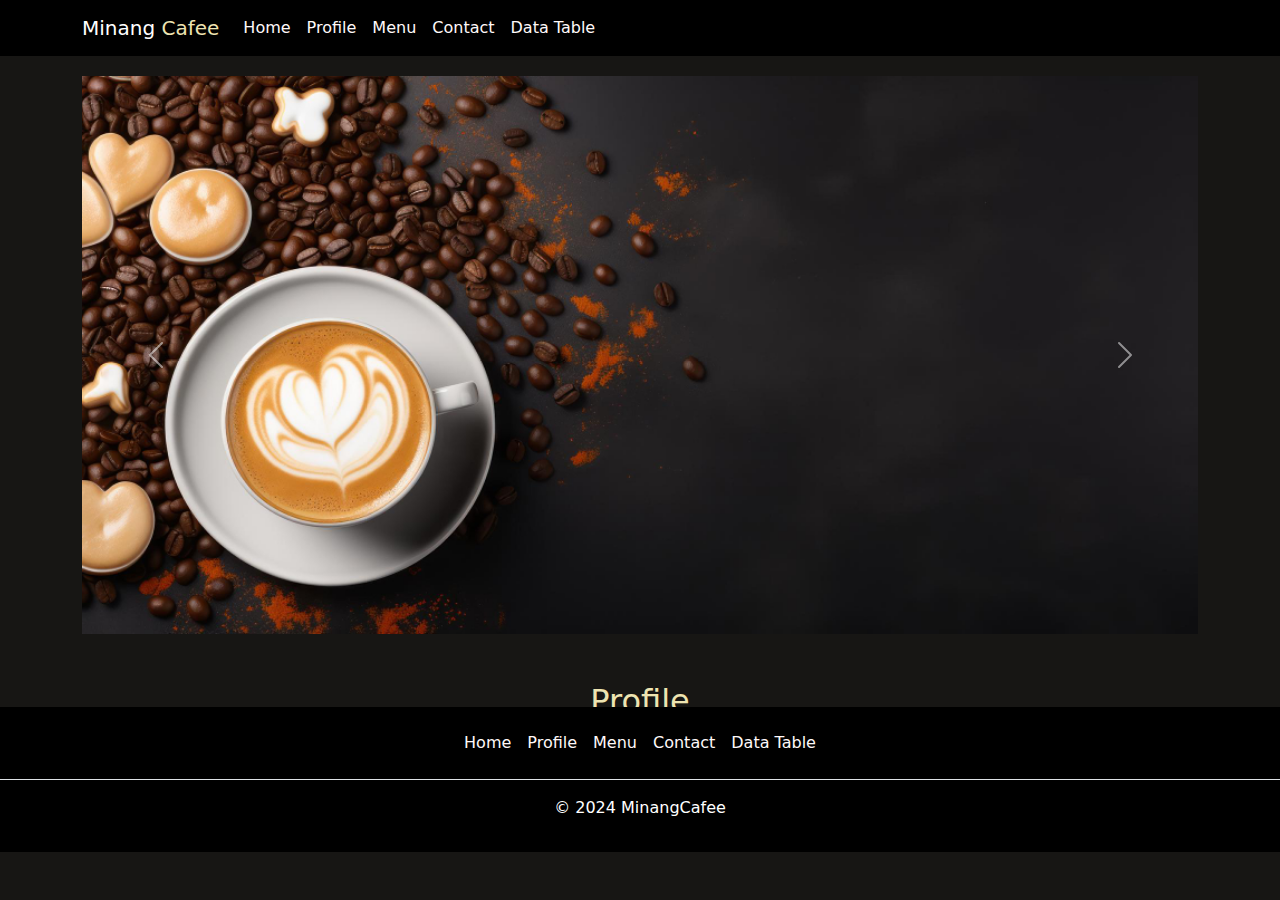
<file: index.html>
<!DOCTYPE html>
<html lang="en">

<head>
    <meta charset="UTF-8">
    <meta name="viewport" content="width=device-width, initial-scale=1.0">
    <title>Tugas 6</title>
</head>
<frameset rows="8.5%,*,21.5%" cols="100%" frameborder="no">
    <frame src="header.html" scroling="no">
        <!-- <frame src="navbar.html" scrolling="no"> -->
        <frameset>
            <!-- <frame src="tables.html" noresize="yes"> -->
            <frame src="main.html" name="main">
                <!-- <frame src="right.html" noresize="yes"> -->
        </frameset>
        <frameset frameborder="no">
            <frame src="footer.html" scroling="no">
        </frameset>
</frameset>

</html>
</file>
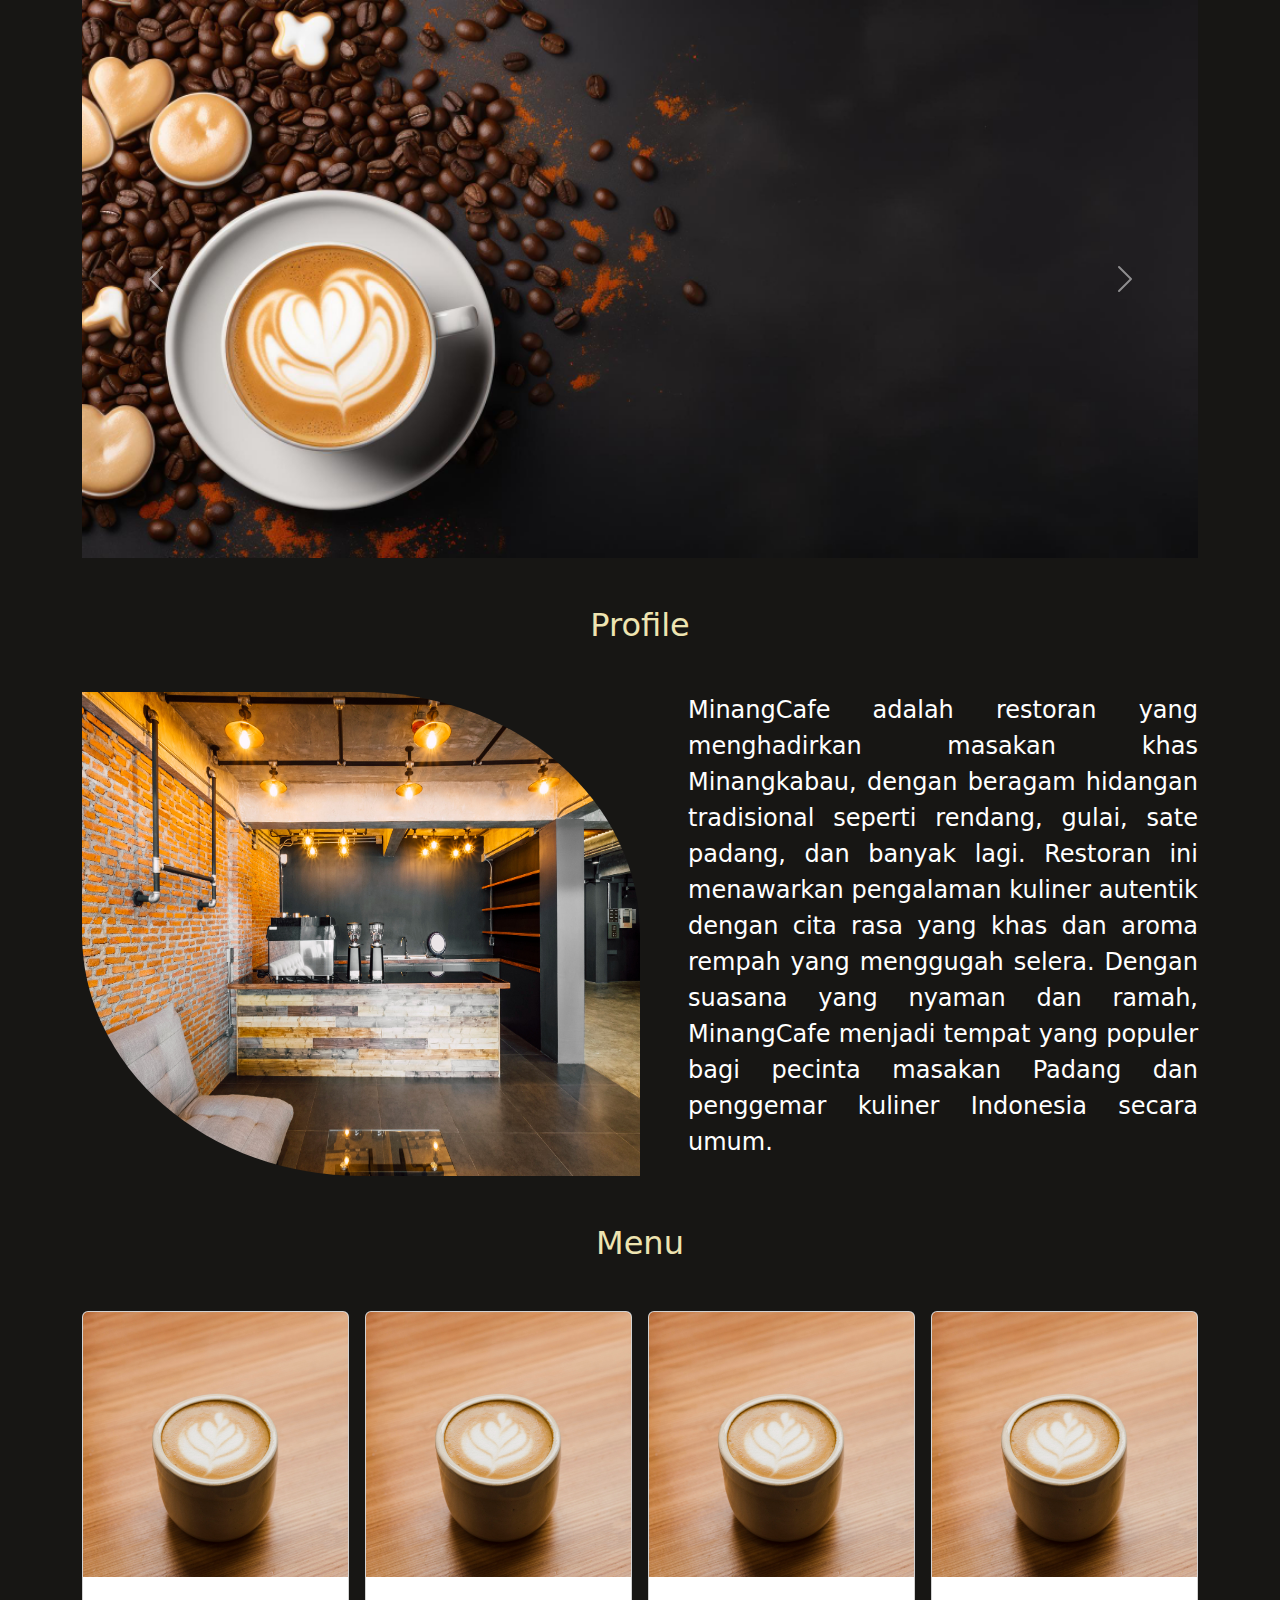
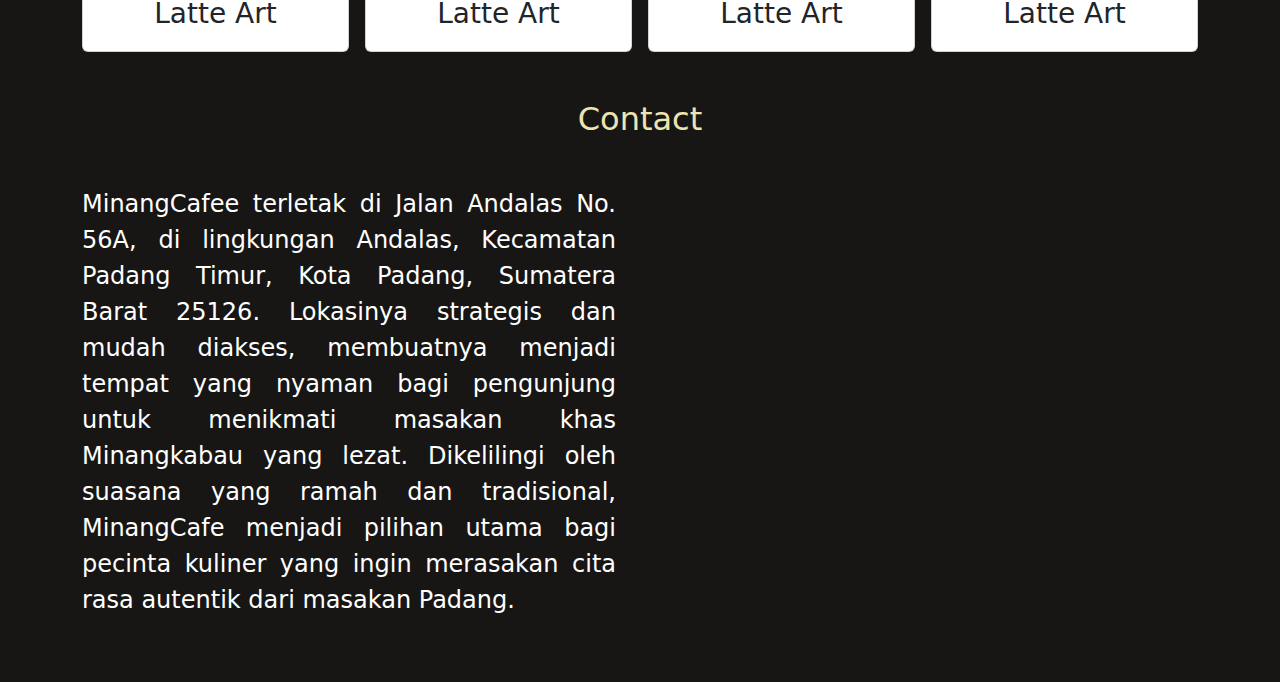
<file: main.html>
<!doctype html>
<html lang="en">

<head>
    <meta charset="utf-8">
    <meta name="viewport" content="width=device-width, initial-scale=1">
    <title>Tugas 6</title>
    <link href="https://cdn.jsdelivr.net/npm/bootstrap@5.3.3/dist/css/bootstrap.min.css" rel="stylesheet"
        integrity="sha384-QWTKZyjpPEjISv5WaRU9OFeRpok6YctnYmDr5pNlyT2bRjXh0JMhjY6hW+ALEwIH" crossorigin="anonymous">
    <link rel="stylesheet" href="style/style.css">
</head>

<body>

    <!-- Carousel -->
    <div id="carouselExample" class="container carousel slide mb-5" data-bs-ride="carousel">
        <div class="carousel-inner">
            <div class="carousel-item active">
                <img src="image/carousel-1.jpg" class="d-block w-100 h-100" alt="...">
            </div>
            <div class="carousel-item">
                <img src="image/carousel-3.jpg" class="d-block w-100 h-100" alt="...">
            </div>
            <div class="carousel-item">
                <img src="image/carousel-1.jpg" class="d-block w-100 h-100" alt="...">
            </div>
        </div>
        <button class="carousel-control-prev" type="button" data-bs-target="#carouselExample" data-bs-slide="prev">
            <span class="carousel-control-prev-icon" aria-hidden="true"></span>
            <span class="visually-hidden">Previous</span>
        </button>
        <button class="carousel-control-next" type="button" data-bs-target="#carouselExample" data-bs-slide="next">
            <span class="carousel-control-next-icon" aria-hidden="true"></span>
            <span class="visually-hidden">Next</span>
        </button>
    </div>
    <!-- Carousel -->

    <!-- Main -->
    <main class="container">
        <!-- Profile -->
        <div class="profile mb-5 " id="profile">
            <h2 class="text-center mb-5 ">Profile</h2>
            <div class="d-flex ">
                <img class="w-50 me-5  " src="image/cafee.jpg" alt="">
                <p class="profile-description text-white fs-4">MinangCafe adalah restoran yang menghadirkan masakan khas
                    Minangkabau, dengan
                    beragam
                    hidangan tradisional seperti
                    rendang, gulai, sate padang, dan banyak lagi. Restoran ini menawarkan pengalaman kuliner autentik
                    dengan
                    cita rasa yang
                    khas dan aroma rempah yang menggugah selera. Dengan suasana yang nyaman dan ramah, MinangCafe
                    menjadi
                    tempat yang
                    populer bagi pecinta masakan Padang dan penggemar kuliner Indonesia secara umum.</p>
            </div>
        </div>
        <!-- Profile -->

        <!-- Menu -->
        <div class="menu mb-5 " id="menu">
            <h2 class="text-center mb-5 ">Menu</h2>
            <div class="menu-card d-flex ">
                <div class="card me-3 " style="width: 18rem;">
                    <img src="image/latte-art.jpg" class="card-img-top" alt="...">
                    <div class="card-body">
                        <p class="card-text text-center fs-3 ">Latte Art</p>
                    </div>
                </div>

                <div class="card me-3 " style="width: 18rem;">
                    <img src="image/latte-art.jpg" class="card-img-top" alt="...">
                    <div class="card-body">
                        <p class="card-text text-center fs-3 ">Latte Art</p>
                    </div>
                </div>

                <div class="card me-3 " style="width: 18rem;">
                    <img src="image/latte-art.jpg" class="card-img-top" alt="...">
                    <div class="card-body">
                        <p class="card-text text-center fs-3 ">Latte Art</p>
                    </div>
                </div>

                <div class="card" style="width: 18rem;">
                    <img src="image/latte-art.jpg" class="card-img-top" alt="...">
                    <div class="card-body">
                        <p class="card-text text-center fs-3 ">Latte Art</p>
                    </div>
                </div>


            </div>
        </div>
        <!-- Menu -->

        <!-- Contact -->
        <div class="contact mb-5 " id="contact">
            <h2 class="text-center mb-5 ">Contact</h2>
            <div class="d-flex ">
                <p class="profile-description text-white fs-4 w-50 me-5 ">MinangCafee terletak di Jalan Andalas No.
                    56A, di
                    lingkungan Andalas, Kecamatan Padang Timur, Kota Padang, Sumatera Barat
                    25126. Lokasinya strategis dan mudah diakses, membuatnya menjadi tempat yang nyaman bagi pengunjung
                    untuk menikmati
                    masakan khas Minangkabau yang lezat. Dikelilingi oleh suasana yang ramah dan tradisional, MinangCafe
                    menjadi pilihan
                    utama bagi pecinta kuliner yang ingin merasakan cita rasa autentik dari masakan Padang.</p>

                <iframe
                    src="https://www.google.com/maps/embed?pb=!1m18!1m12!1m3!1d3989.2811986368174!2d100.37950327435904!3d-0.9401611353445052!2m3!1f0!2f0!3f0!3m2!1i1024!2i768!4f13.1!3m3!1m2!1s0x2fd4b911ca789403%3A0xeb9d363efbe433ad!2sMinarko%20Andalas!5e0!3m2!1sid!2sid!4v1711042623421!5m2!1sid!2sid"
                    class="w-50  " style="border:0;" allowfullscreen="" loading="lazy"
                    referrerpolicy="no-referrer-when-downgrade"></iframe>
            </div>
        </div>
        <!-- Contact -->

    </main>
    <!-- Main -->


    <script src="https://cdn.jsdelivr.net/npm/@popperjs/core@2.11.8/dist/umd/popper.min.js"
        integrity="sha384-I7E8VVD/ismYTF4hNIPjVp/Zjvgyol6VFvRkX/vR+Vc4jQkC+hVqc2pM8ODewa9r"
        crossorigin="anonymous"></script>
    <script src="https://cdn.jsdelivr.net/npm/bootstrap@5.3.3/dist/js/bootstrap.min.js"
        integrity="sha384-0pUGZvbkm6XF6gxjEnlmuGrJXVbNuzT9qBBavbLwCsOGabYfZo0T0to5eqruptLy"
        crossorigin="anonymous"></script>
</body>

</html>
</file>
<file: style/style.css>
:root{
    --color-primary:#EEE4B1;
    --color-black:#171614;
    --color-white:#FFF9F9;
}

body{
    background-color: var(--color-black);
}

span{
    color: var(--color-primary);
}

nav .navbar-nav .nav-item .nav-link{
    color: var(--color-white);
}

nav .navbar-nav .nav-item .nav-link:hover{
    color: var(--color-black);
    background-color: var(--color-primary);
}

h2{
    color: var(--color-primary);
}

p{
    text-align: justify;
}

.profile img{
    border-top-right-radius: 50%;
    border-bottom-left-radius: 50%;
}

footer .nav .nav-item .nav-link{
    color: var(--color-white);
}

footer .nav .nav-item .nav-link:hover{
    color: var(--color-black);
    background-color: var(--color-primary);
}
</file>
